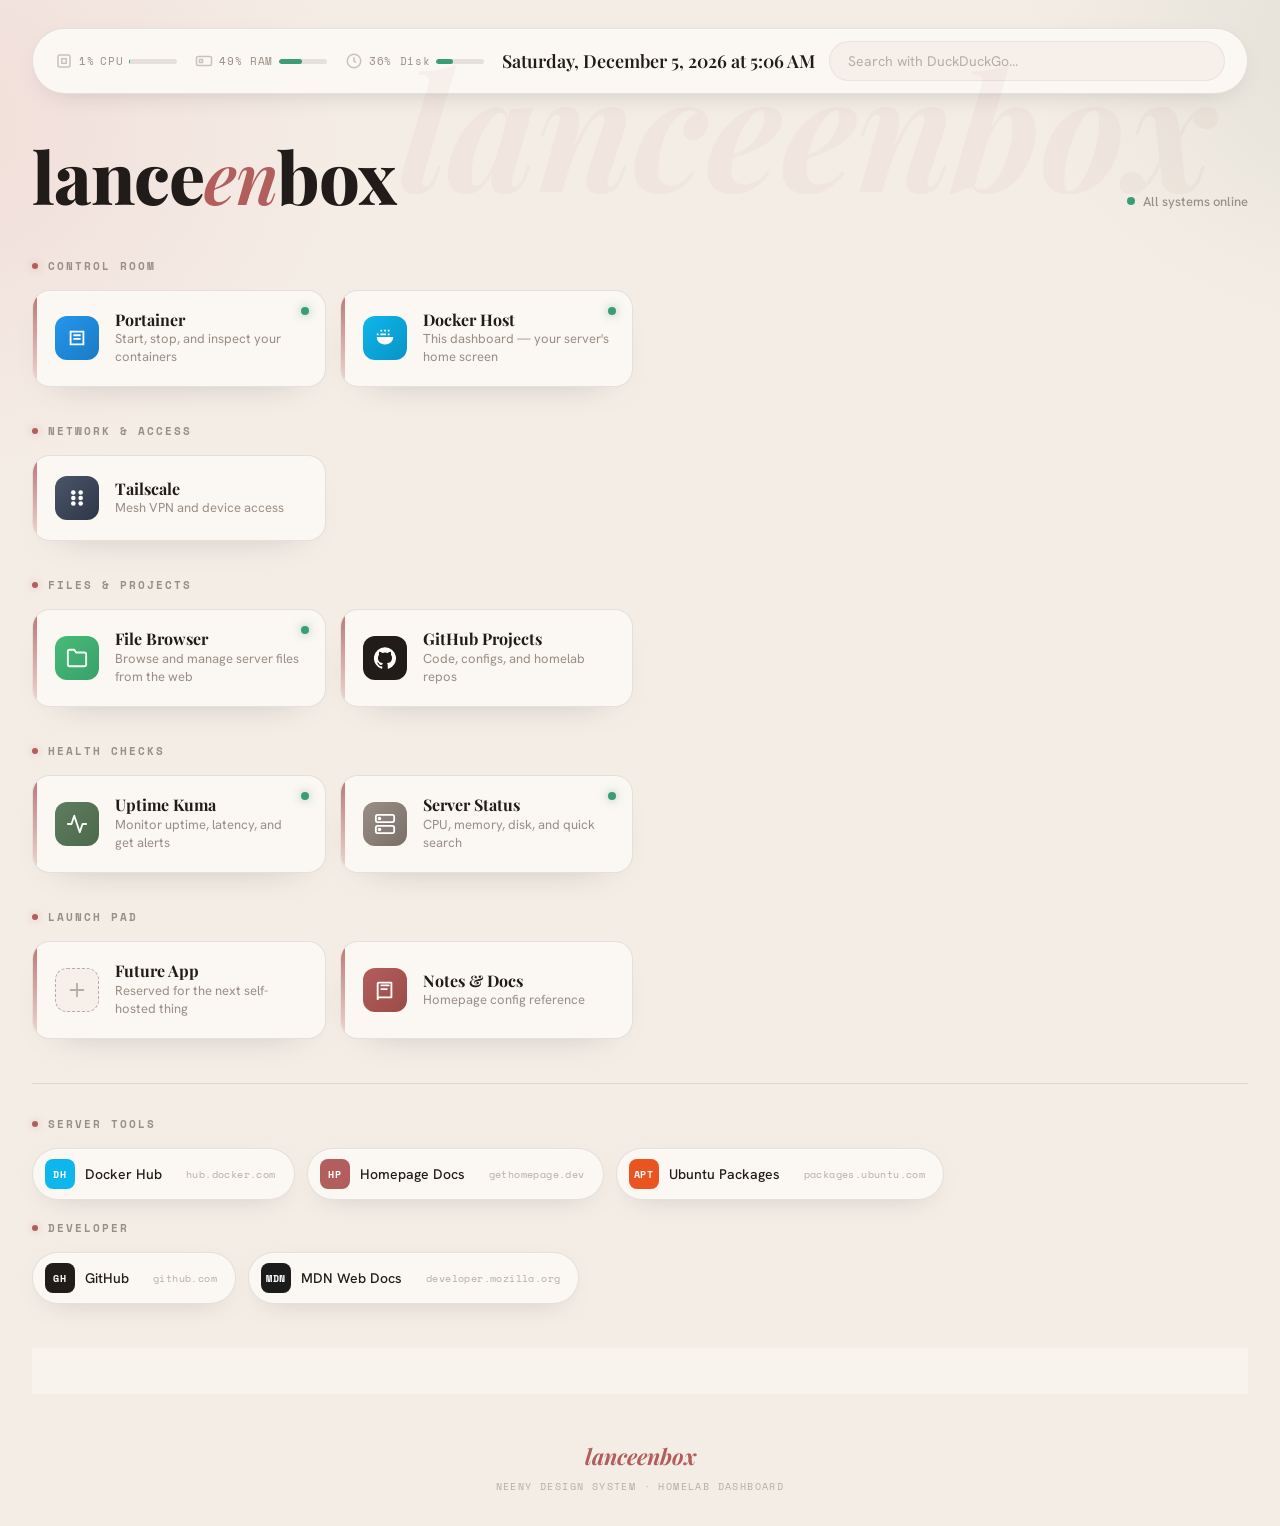
<file: dashboard/index.html>
<!DOCTYPE html>
<html lang="en">
<head>
<meta charset="UTF-8">
<meta name="viewport" content="width=device-width, initial-scale=1.0">
<title>lanceenbox</title>
<link rel="preconnect" href="https://fonts.googleapis.com">
<link rel="preconnect" href="https://fonts.gstatic.com" crossorigin>
<link href="https://fonts.googleapis.com/css2?family=Playfair+Display:ital,wght@0,500;0,600;0,700;0,800;0,900;1,400;1,500;1,600;1,700&family=Hanken+Grotesk:wght@400;500;600;700&family=Space+Mono:wght@400;700&display=swap" rel="stylesheet">
<style>
:root{
  --bg:#f4ede6;--paper:#fbf7f2;--paper2:#f7f0ea;
  --ink:#211c19;--muted:#9a8f86;--muted2:#b7ada4;
  --line:rgba(33,28,25,0.10);--line2:rgba(33,28,25,0.06);
  --rose:#b15e5c;--rose-deep:#9c4b49;--rose-soft:#ecd2cd;--pink-tint:#f3dcd8;
  --green:#5f7d5e;--green-pop:#3a9e74;--green-soft:#dbe6da;
  --serif:'Playfair Display',Georgia,serif;
  --sans:'Hanken Grotesk',-apple-system,system-ui,sans-serif;
  --mono:'Space Mono',ui-monospace,monospace;
  --e1:0 8px 30px -18px rgba(33,28,25,.35),0 1px 0 rgba(255,255,255,.6) inset;
  --e2:0 14px 40px -30px rgba(33,28,25,.4);
  --e3:0 26px 50px -20px rgba(33,28,25,.4);
  --host:http://100.91.218.22;
}
*{box-sizing:border-box;margin:0;padding:0}
html{scroll-behavior:smooth}
body{font-family:var(--sans);color:var(--ink);min-height:100vh;
  background:
    radial-gradient(760px 620px at -6% 14%,rgba(231,154,160,.20),transparent 58%),
    radial-gradient(640px 520px at 108% 4%,rgba(95,125,94,.12),transparent 56%),
    var(--bg);
  background-attachment:fixed;-webkit-font-smoothing:antialiased;
  position:relative}

/* watermark */
body::after{content:"lanceenbox";position:fixed;right:clamp(18px,5vw,72px);top:clamp(18px,5vw,54px);
  z-index:0;color:rgba(177,94,92,0.05);font-family:var(--serif);
  font-size:clamp(3.2rem,13vw,10rem);font-style:italic;font-weight:700;
  line-height:0.9;pointer-events:none;white-space:nowrap}

/* scrollbar */
::-webkit-scrollbar{width:10px}
::-webkit-scrollbar-track{background:var(--bg)}
::-webkit-scrollbar-thumb{background:linear-gradient(var(--rose-soft),var(--green-soft));border:3px solid var(--bg);border-radius:999px}
::selection{background:var(--rose);color:#fff}

/* layout */
.wrap{max-width:1280px;margin:0 auto;padding:0 32px}

/* ─── top bar ─── */
.topbar{display:flex;align-items:center;gap:14px;flex-wrap:wrap;
  background:var(--paper);border:1px solid var(--line);border-radius:999px;
  padding:12px 22px;box-shadow:var(--e1);margin:28px 0 0}
.topbar__stats{display:flex;align-items:center;gap:18px}
.stat{display:flex;align-items:center;gap:6px;font-family:var(--mono);font-size:11px;letter-spacing:.06em;color:var(--muted)}
.stat__icon{width:18px;height:18px;opacity:.5}
.stat__bar{width:48px;height:5px;border-radius:3px;background:var(--line);overflow:hidden}
.stat__fill{height:100%;border-radius:3px;background:var(--green-pop);transition:width .6s}
.topbar__time{font-family:var(--serif);font-size:18px;font-weight:600;color:var(--ink);margin-left:4px}
.topbar__search{flex:1;min-width:160px;margin-left:auto}
.topbar__search input{width:100%;background:var(--paper2);border:1px solid var(--line2);border-radius:999px;
  padding:10px 18px;font-family:var(--sans);font-size:14px;color:var(--ink);outline:none;
  transition:border-color .18s,box-shadow .18s}
.topbar__search input:focus{border-color:var(--rose-soft);box-shadow:0 0 0 3px rgba(177,94,92,.1)}
.topbar__search input::placeholder{color:var(--muted2)}

/* ─── hero ─── */
.hero{padding:48px 0 12px;display:flex;align-items:baseline;gap:14px;flex-wrap:wrap}
.hero h1{font-family:var(--serif);font-weight:800;font-size:clamp(42px,5.6vw,72px);
  line-height:.94;letter-spacing:-.015em}
.hero h1 em{font-style:italic;font-weight:600;color:var(--rose)}
.hero__sub{font-size:16px;color:var(--muted);max-width:40ch}
.hero__status{display:inline-flex;align-items:center;gap:8px;font-size:13px;color:var(--muted);font-weight:500;margin-left:auto}
.gdot{width:8px;height:8px;border-radius:50%;background:var(--green-pop);animation:pulse 2.4s infinite;flex-shrink:0}
@keyframes pulse{0%{box-shadow:0 0 0 0 rgba(58,158,116,.45)}70%{box-shadow:0 0 0 7px rgba(58,158,116,0)}100%{box-shadow:0 0 0 0 rgba(58,158,116,0)}}

/* ─── section ─── */
.section{margin-top:36px}
.section__head{display:flex;align-items:center;gap:10px;margin-bottom:16px}
.section__dot{width:6px;height:6px;border-radius:50%;background:var(--rose);box-shadow:0 0 8px rgba(177,94,92,.4);flex-shrink:0}
.section__title{font-family:var(--mono);font-size:11px;font-weight:700;letter-spacing:.18em;text-transform:uppercase;color:var(--muted)}

/* ─── service cards ─── */
.cards{display:grid;grid-template-columns:repeat(auto-fill,minmax(280px,1fr));gap:14px}
.card{position:relative;display:flex;align-items:center;gap:16px;
  background:var(--paper);border:1px solid var(--line);border-radius:18px;
  padding:20px 22px;text-decoration:none;color:var(--ink);
  box-shadow:var(--e2);overflow:hidden;isolation:isolate;
  transition:transform .22s cubic-bezier(.2,.7,.3,1),border-color .18s,box-shadow .22s,background .18s}
.card::before{content:"";position:absolute;top:0;left:0;bottom:0;width:4px;
  background:linear-gradient(180deg,var(--rose),var(--rose-soft));opacity:.85;z-index:0;border-radius:18px 0 0 18px}
.card::after{content:"open →";position:absolute;right:14px;bottom:12px;
  color:#fff;background:var(--rose);border-radius:999px;padding:3px 12px;
  font-family:var(--mono);font-size:9px;font-weight:700;letter-spacing:.12em;text-transform:uppercase;
  opacity:0;transform:translateY(5px);transition:opacity .18s,transform .18s;
  box-shadow:0 6px 16px -8px var(--rose)}
.card:hover{background:var(--paper2);border-color:var(--rose-soft);
  box-shadow:0 0 0 1px rgba(177,94,92,.08),0 24px 50px -28px rgba(33,28,25,.42);transform:translateY(-3px)}
.card:hover::after{opacity:1;transform:translateY(0)}
.card__icon{width:44px;height:44px;border-radius:12px;display:flex;align-items:center;justify-content:center;
  font-size:20px;flex-shrink:0;color:#fff}
.card__icon svg{width:22px;height:22px}
.card__info{display:flex;flex-direction:column;gap:2px;min-width:0}
.card__name{font-family:var(--serif);font-size:16px;font-weight:700;line-height:1.1}
.card__desc{font-size:13px;color:var(--muted);line-height:1.4}
.card__status{position:absolute;top:16px;right:16px;width:8px;height:8px;border-radius:50%}
.card__status.up{background:var(--green-pop);box-shadow:0 0 8px rgba(58,158,116,.5)}
.card__status.down{background:var(--rose);box-shadow:0 0 8px rgba(177,94,92,.5)}
.card__status.ext{display:none}

/* icon colors */
.ic-portainer{background:linear-gradient(135deg,#2496ed,#1a7bc4)}
.ic-docker{background:linear-gradient(135deg,#0db7ed,#0993c4)}
.ic-tailscale{background:linear-gradient(135deg,#4a5568,#2d3748)}
.ic-filebrowser{background:linear-gradient(135deg,#48bb78,#38a169)}
.ic-github{background:#211c19}
.ic-uptime{background:linear-gradient(135deg,var(--green),#4c6a4b)}
.ic-server{background:linear-gradient(135deg,#9a8f86,#7a6f66)}
.ic-future{background:var(--paper2);color:var(--muted2) !important;border:1.5px dashed var(--muted2)}
.ic-docs{background:linear-gradient(135deg,var(--rose),var(--rose-deep))}

/* ─── bookmarks ─── */
.bookmarks{margin-top:44px;padding-top:32px;border-top:1px solid var(--line)}
.bm-row{display:flex;gap:12px;flex-wrap:wrap;margin-bottom:20px}
.bm{display:inline-flex;align-items:center;gap:10px;
  background:var(--paper);border:1px solid var(--line);border-radius:999px;
  padding:10px 18px 10px 12px;text-decoration:none;color:var(--ink);
  font-size:14px;font-weight:500;box-shadow:var(--e1);
  transition:transform .18s,border-color .18s,box-shadow .22s}
.bm:hover{border-color:var(--rose-soft);transform:translateY(-2px);
  box-shadow:0 0 0 1px rgba(177,94,92,.06),0 20px 44px -30px rgba(33,28,25,.38)}
.bm__abbr{width:30px;height:30px;border-radius:8px;display:flex;align-items:center;justify-content:center;
  font-family:var(--mono);font-size:10px;font-weight:700;letter-spacing:.06em;color:#fff;flex-shrink:0}
.bm__url{font-family:var(--mono);font-size:10px;color:var(--muted2);letter-spacing:.04em;margin-left:auto;padding-left:14px}

/* ─── footer ─── */
.footer{padding:48px 0 32px;text-align:center}
.footer__brand{font-family:var(--serif);font-style:italic;font-weight:700;font-size:22px;color:var(--rose)}
.footer__note{font-family:var(--mono);font-size:10px;letter-spacing:.14em;color:var(--muted2);margin-top:8px;text-transform:uppercase}

/* ─── marquee ─── */
.marquee{margin-top:44px;border-top:1px solid var(--line);background:rgba(251,247,242,.55);
  backdrop-filter:blur(4px);overflow:hidden;padding:14px 0;
  -webkit-mask-image:linear-gradient(90deg,transparent,#000 7%,#000 93%,transparent);
          mask-image:linear-gradient(90deg,transparent,#000 7%,#000 93%,transparent)}
.mq-track{display:flex;align-items:center;gap:26px;white-space:nowrap;width:max-content;animation:scroll 38s linear infinite}
.mq-word{font-family:var(--mono);font-size:11px;letter-spacing:.18em;color:var(--muted)}
.mq-dot{font-size:6px;color:var(--rose-soft)}
.mq-dot.g{color:var(--green-pop)}
@keyframes scroll{to{transform:translateX(calc(-100% / 3))}}

/* responsive */
@media(max-width:720px){
  .wrap{padding:0 16px}
  .hero h1{font-size:36px}
  .cards{grid-template-columns:1fr}
  .card::after{opacity:1;transform:none}
  .topbar{border-radius:18px;padding:14px 16px}
}
</style>
</head>
<body>

<div class="wrap">
  <!-- top bar -->
  <div class="topbar">
    <div class="topbar__stats">
      <div class="stat">
        <svg class="stat__icon" viewBox="0 0 24 24" fill="none" stroke="currentColor" stroke-width="2"><rect x="4" y="4" width="16" height="16" rx="2"/><path d="M9 9h6v6H9z"/></svg>
        <span id="cpu">—</span> CPU
        <div class="stat__bar"><div class="stat__fill" id="cpuBar" style="width:0%"></div></div>
      </div>
      <div class="stat">
        <svg class="stat__icon" viewBox="0 0 24 24" fill="none" stroke="currentColor" stroke-width="2"><rect x="2" y="6" width="20" height="12" rx="2"/><path d="M6 10h4v4H6z"/></svg>
        <span id="ram">—</span>
        <div class="stat__bar"><div class="stat__fill" id="ramBar" style="width:0%"></div></div>
      </div>
      <div class="stat">
        <svg class="stat__icon" viewBox="0 0 24 24" fill="none" stroke="currentColor" stroke-width="2"><circle cx="12" cy="12" r="9"/><path d="M12 7v5l3 2"/></svg>
        <span id="disk">—</span>
        <div class="stat__bar"><div class="stat__fill" id="diskBar" style="width:0%"></div></div>
      </div>
    </div>
    <div class="topbar__time" id="clock"></div>
    <div class="topbar__search">
      <input type="search" placeholder="Search with DuckDuckGo…" id="searchInput">
    </div>
  </div>

  <!-- hero -->
  <div class="hero">
    <h1>lance<em>en</em>box</h1>
    <span class="hero__status"><span class="gdot"></span>All systems online</span>
  </div>

  <!-- Control Room -->
  <div class="section">
    <div class="section__head"><span class="section__dot"></span><span class="section__title">Control Room</span></div>
    <div class="cards">
      <a class="card" href="http://100.91.218.22:9000" target="_blank">
        <div class="card__icon ic-portainer"><svg viewBox="0 0 24 24" fill="currentColor"><path d="M4 4h16v16H4V4zm2 2v12h12V6H6zm2 2h8v2H8V8zm0 4h8v2H8v-2z"/></svg></div>
        <div class="card__info"><div class="card__name">Portainer</div><div class="card__desc">Start, stop, and inspect your containers</div></div>
        <span class="card__status up" id="s-portainer"></span>
      </a>
      <a class="card" href="http://100.91.218.22:3000" target="_blank">
        <div class="card__icon ic-docker"><svg viewBox="0 0 24 24" fill="currentColor"><path d="M13 3v2h-2V3h2zm-4 0v2H7V3h2zm8 0v2h-2V3h2zm-4 4v2H7V7h6zm-8 0v2H3V7h2zm12 0v2h-2V7h2zm2 4H3c0 4 3 8 9 8s9-4 9-8z"/></svg></div>
        <div class="card__info"><div class="card__name">Docker Host</div><div class="card__desc">This dashboard — your server's home screen</div></div>
        <span class="card__status up"></span>
      </a>
    </div>
  </div>

  <!-- Network -->
  <div class="section">
    <div class="section__head"><span class="section__dot"></span><span class="section__title">Network & Access</span></div>
    <div class="cards">
      <a class="card" href="https://login.tailscale.com/admin/machines" target="_blank">
        <div class="card__icon ic-tailscale"><svg viewBox="0 0 24 24" fill="currentColor"><circle cx="8" cy="6" r="2.5"/><circle cx="16" cy="6" r="2.5"/><circle cx="8" cy="12" r="2.5"/><circle cx="16" cy="12" r="2.5"/><circle cx="8" cy="18" r="2.5"/><circle cx="16" cy="18" r="2.5"/></svg></div>
        <div class="card__info"><div class="card__name">Tailscale</div><div class="card__desc">Mesh VPN and device access</div></div>
        <span class="card__status ext"></span>
      </a>
    </div>
  </div>

  <!-- Files -->
  <div class="section">
    <div class="section__head"><span class="section__dot"></span><span class="section__title">Files & Projects</span></div>
    <div class="cards">
      <a class="card" href="http://100.91.218.22:8080" target="_blank">
        <div class="card__icon ic-filebrowser"><svg viewBox="0 0 24 24" fill="none" stroke="currentColor" stroke-width="2" stroke-linecap="round" stroke-linejoin="round"><path d="M22 19a2 2 0 0 1-2 2H4a2 2 0 0 1-2-2V5a2 2 0 0 1 2-2h5l2 3h9a2 2 0 0 1 2 2z"/></svg></div>
        <div class="card__info"><div class="card__name">File Browser</div><div class="card__desc">Browse and manage server files from the web</div></div>
        <span class="card__status up" id="s-filebrowser"></span>
      </a>
      <a class="card" href="https://github.com/Shaneeen" target="_blank">
        <div class="card__icon ic-github"><svg viewBox="0 0 24 24" fill="currentColor"><path d="M12 .3a12 12 0 0 0-3.8 23.4c.6.1.82-.26.82-.58l-.01-2.04c-3.34.72-4.04-1.61-4.04-1.61-.55-1.39-1.34-1.76-1.34-1.76-1.08-.74.09-.73.09-.73 1.2.09 1.83 1.24 1.83 1.24 1.07 1.83 2.81 1.3 3.5 1 .1-.78.42-1.3.76-1.6-2.67-.3-5.47-1.33-5.47-5.93 0-1.31.47-2.38 1.24-3.22-.13-.3-.54-1.52.11-3.18 0 0 1.01-.32 3.3 1.23a11.5 11.5 0 0 1 6.01 0c2.29-1.55 3.3-1.23 3.3-1.23.65 1.66.24 2.88.12 3.18.77.84 1.23 1.91 1.23 3.22 0 4.61-2.8 5.63-5.48 5.92.43.37.81 1.1.81 2.22l-.01 3.29c0 .32.21.69.82.57A12 12 0 0 0 12 .3Z"/></svg></div>
        <div class="card__info"><div class="card__name">GitHub Projects</div><div class="card__desc">Code, configs, and homelab repos</div></div>
        <span class="card__status ext"></span>
      </a>
    </div>
  </div>

  <!-- Health -->
  <div class="section">
    <div class="section__head"><span class="section__dot"></span><span class="section__title">Health Checks</span></div>
    <div class="cards">
      <a class="card" href="http://100.91.218.22:3001" target="_blank">
        <div class="card__icon ic-uptime"><svg viewBox="0 0 24 24" fill="none" stroke="currentColor" stroke-width="2" stroke-linecap="round" stroke-linejoin="round"><path d="M22 12h-4l-3 9L9 3l-3 9H2"/></svg></div>
        <div class="card__info"><div class="card__name">Uptime Kuma</div><div class="card__desc">Monitor uptime, latency, and get alerts</div></div>
        <span class="card__status up" id="s-uptime"></span>
      </a>
      <a class="card" href="http://100.91.218.22:3000" target="_blank">
        <div class="card__icon ic-server"><svg viewBox="0 0 24 24" fill="none" stroke="currentColor" stroke-width="2" stroke-linecap="round" stroke-linejoin="round"><rect x="2" y="2" width="20" height="8" rx="2"/><rect x="2" y="14" width="20" height="8" rx="2"/><circle cx="6" cy="6" r="1"/><circle cx="6" cy="18" r="1"/></svg></div>
        <div class="card__info"><div class="card__name">Server Status</div><div class="card__desc">CPU, memory, disk, and quick search</div></div>
        <span class="card__status up"></span>
      </a>
    </div>
  </div>

  <!-- Launch Pad -->
  <div class="section">
    <div class="section__head"><span class="section__dot"></span><span class="section__title">Launch Pad</span></div>
    <div class="cards">
      <a class="card" href="#" onclick="event.preventDefault()">
        <div class="card__icon ic-future"><svg viewBox="0 0 24 24" fill="none" stroke="currentColor" stroke-width="2" stroke-linecap="round"><path d="M12 5v14M5 12h14"/></svg></div>
        <div class="card__info"><div class="card__name">Future App</div><div class="card__desc">Reserved for the next self-hosted thing</div></div>
      </a>
      <a class="card" href="https://gethomepage.dev" target="_blank">
        <div class="card__icon ic-docs"><svg viewBox="0 0 24 24" fill="none" stroke="currentColor" stroke-width="2" stroke-linecap="round" stroke-linejoin="round"><path d="M4 19.5V5a1 1 0 0 1 1-1h14v16H6a2 2 0 0 0-2 2z"/><path d="M8 7h8M8 11h6"/></svg></div>
        <div class="card__info"><div class="card__name">Notes & Docs</div><div class="card__desc">Homepage config reference</div></div>
        <span class="card__status ext"></span>
      </a>
    </div>
  </div>

  <!-- Bookmarks -->
  <div class="bookmarks">
    <div class="section__head"><span class="section__dot"></span><span class="section__title">Server Tools</span></div>
    <div class="bm-row">
      <a class="bm" href="https://hub.docker.com" target="_blank"><span class="bm__abbr" style="background:#0db7ed">DH</span>Docker Hub<span class="bm__url">hub.docker.com</span></a>
      <a class="bm" href="https://gethomepage.dev" target="_blank"><span class="bm__abbr" style="background:var(--rose)">HP</span>Homepage Docs<span class="bm__url">gethomepage.dev</span></a>
      <a class="bm" href="https://packages.ubuntu.com" target="_blank"><span class="bm__abbr" style="background:#e95420">APT</span>Ubuntu Packages<span class="bm__url">packages.ubuntu.com</span></a>
    </div>
    <div class="section__head"><span class="section__dot"></span><span class="section__title">Developer</span></div>
    <div class="bm-row">
      <a class="bm" href="https://github.com/Shaneeen" target="_blank"><span class="bm__abbr" style="background:#211c19">GH</span>GitHub<span class="bm__url">github.com</span></a>
      <a class="bm" href="https://developer.mozilla.org" target="_blank"><span class="bm__abbr" style="background:#1b1b1b">MDN</span>MDN Web Docs<span class="bm__url">developer.mozilla.org</span></a>
    </div>
  </div>

  <!-- Marquee -->
  <div class="marquee"><div class="mq-track" id="mqTrack"></div></div>

  <!-- Footer -->
  <div class="footer">
    <div class="footer__brand">lanceenbox</div>
    <div class="footer__note">Neeny Design System · Homelab Dashboard</div>
  </div>
</div>

<script>
// clock
function tick(){
  const d=new Date();
  document.getElementById('clock').textContent=d.toLocaleDateString('en-US',{weekday:'long',year:'numeric',month:'long',day:'numeric'})+' at '+d.toLocaleTimeString('en-US',{hour:'numeric',minute:'2-digit'});
}
tick();setInterval(tick,10000);

// search
document.getElementById('searchInput').addEventListener('keydown',function(e){
  if(e.key==='Enter'&&this.value.trim())window.open('https://duckduckgo.com/?q='+encodeURIComponent(this.value.trim()),'_blank');
});

// marquee
(function(){
  const words=['AUTOMATION','CLEAN INTERFACES','SCALABLE SYSTEMS','HOMELAB BUILDER','SOFTWARE + DESIGN','INTENTIONAL UX','REAL SYSTEMS','DOCKER + TAILSCALE'];
  const seq=words.concat(words).concat(words);
  document.getElementById('mqTrack').innerHTML=seq.map((w,i)=>
    '<span class="mq-word">'+w+'</span><span class="mq-dot '+(i%4===2?'g':'')+'">·</span>').join('');
})();

// health checks — ping services and update dots
const checks=[
  {id:'s-portainer',url:'//:9000'},
  {id:'s-filebrowser',url:'//:8080'},
  {id:'s-uptime',url:'//:3001'},
];
const HOST='100.91.218.22';
function pingAll(){
  checks.forEach(c=>{
    const el=document.getElementById(c.id);if(!el)return;
    const img=new Image();
    img.onload=img.onerror=function(){
      // if we get any response, it's up (favicon/error page still means port is open)
      el.className='card__status up';
    };
    img.src='http://'+HOST+c.url.replace('//','')+ '/favicon.ico?t='+Date.now();
    setTimeout(()=>{if(el.className.indexOf('up')===-1)el.className='card__status down'},4000);
  });
}
pingAll();setInterval(pingAll,30000);

// fake stats (replace with real API if you add a stats endpoint)
function fakeStats(){
  const cpu=Math.floor(Math.random()*8+1);
  const ram=Math.floor(Math.random()*20+40);
  const disk=Math.floor(Math.random()*10+35);
  document.getElementById('cpu').textContent=cpu+'%';
  document.getElementById('cpuBar').style.width=cpu+'%';
  document.getElementById('ram').textContent=ram+'% RAM';
  document.getElementById('ramBar').style.width=ram+'%';
  document.getElementById('disk').textContent=disk+'% Disk';
  document.getElementById('diskBar').style.width=disk+'%';
}
fakeStats();setInterval(fakeStats,15000);
</script>
</body>
</html>
</file>
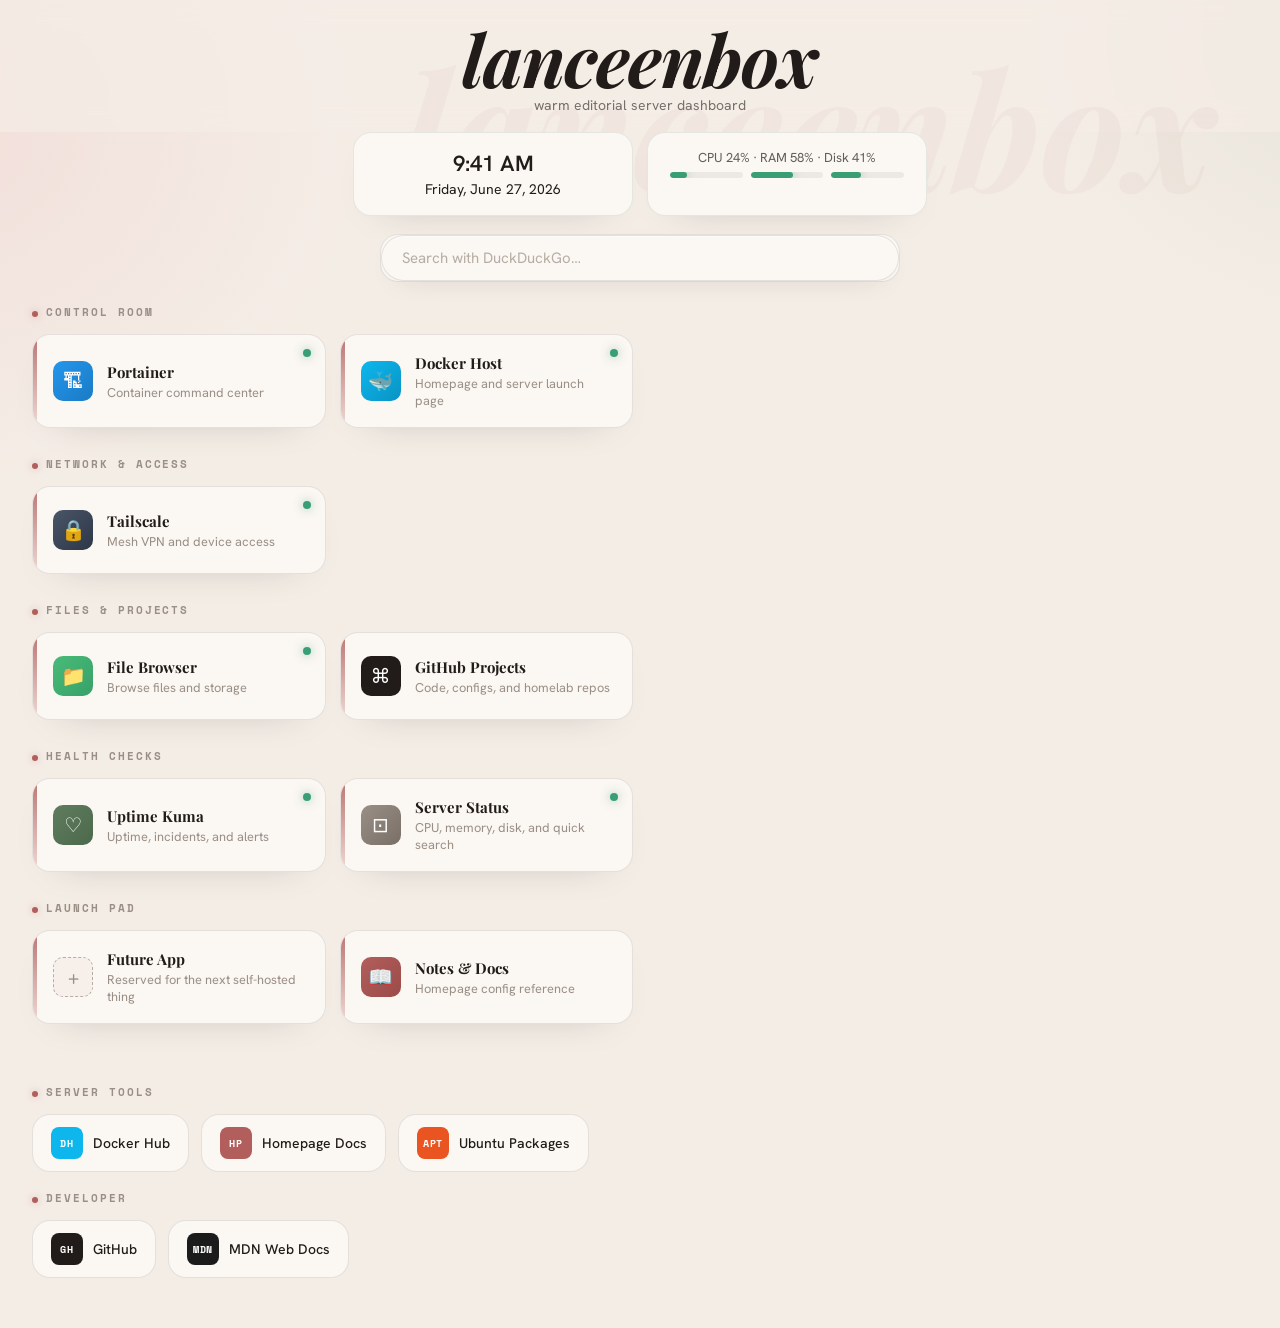
<file: preview.html>
<!DOCTYPE html>
<html lang="en">
<head>
<meta charset="UTF-8">
<meta name="viewport" content="width=device-width, initial-scale=1.0">
<title>lanceenbox — preview</title>
<style>
/* reset + homepage structural mimicry */
*{box-sizing:border-box;margin:0;padding:0}
html,body,#__next{min-height:100%}

/* header */
header{padding:24px 32px 18px;text-align:center}
header h1{margin-bottom:4px}
header p.desc{font-size:14px;opacity:.6;margin-top:4px}

/* widgets row */
#information-widgets{display:flex;gap:14px;justify-content:center;padding:0 32px 18px;flex-wrap:wrap}
#information-widgets > div{padding:16px 22px;min-width:180px;flex:1;max-width:280px;text-align:center}
#information-widgets span{font-size:14px}

/* search */
#search{padding:0 32px 22px;display:flex;justify-content:center}
#search > div{width:100%;max-width:520px}
input[type="search"]{width:100%;padding:12px 20px;font-size:15px;border:none;outline:none}

/* services */
#services{padding:0 32px 32px}
.service-group{margin-bottom:28px}
.service-group h2{margin-bottom:14px}
.service-row{display:grid;grid-template-columns:repeat(auto-fill,minmax(260px,1fr));gap:14px}
#services a{display:flex;align-items:center;gap:14px;padding:18px 20px;text-decoration:none;position:relative}
#services a .icon{width:40px;height:40px;border-radius:10px;display:flex;align-items:center;justify-content:center;font-size:20px;flex-shrink:0}
#services a .icon.portainer{background:linear-gradient(135deg,#2496ed,#1a7bc4);color:#fff}
#services a .icon.docker{background:linear-gradient(135deg,#0db7ed,#0993c4);color:#fff}
#services a .icon.tailscale{background:linear-gradient(135deg,#4a5568,#2d3748);color:#fff}
#services a .icon.filebrowser{background:linear-gradient(135deg,#48bb78,#38a169);color:#fff}
#services a .icon.github{background:#211c19;color:#fff}
#services a .icon.uptime{background:linear-gradient(135deg,#5f7d5e,#4c6a4b);color:#fff}
#services a .icon.server{background:linear-gradient(135deg,#9a8f86,#7a6f66);color:#fff}
#services a .icon.future{background:var(--nf-paper-2,#f7f0ea);color:var(--nf-muted,#9a8f86);border:1.5px dashed var(--nf-muted-2,#b7ada4)}
#services a .icon.docs{background:linear-gradient(135deg,#b15e5c,#9c4b49);color:#fff}
#services a .info{display:flex;flex-direction:column;gap:2px}
#services a h3,#services a [class*="name"]{font-size:15px;font-weight:600;margin:0}
#services a p{font-size:13px;margin:0}
.status-dot{width:8px;height:8px;border-radius:50%;position:absolute;top:14px;right:14px}

/* bookmarks */
#bookmarks{padding:0 32px 32px}
#bookmarks h2{margin-bottom:14px}
.bookmark-row{display:flex;gap:12px;flex-wrap:wrap;margin-bottom:18px}
#bookmarks li{list-style:none}
#bookmarks li a{display:inline-flex;align-items:center;gap:10px;padding:12px 18px;text-decoration:none;font-size:14px;font-weight:500}
#bookmarks li a .abbr{width:32px;height:32px;border-radius:8px;display:flex;align-items:center;justify-content:center;font-size:11px;font-weight:700;letter-spacing:.06em;flex-shrink:0}
.abbr.dh{background:#0db7ed;color:#fff}.abbr.hp{background:#b15e5c;color:#fff}
.abbr.apt{background:#e95420;color:#fff}.abbr.gh{background:#211c19;color:#fff}
.abbr.mdn{background:#1b1b1b;color:#fff}
</style>
<link rel="stylesheet" href="config/custom.css">
</head>
<body>

<header>
  <h1 id="site-title">lanceenbox</h1>
  <p class="desc">warm editorial server dashboard</p>
</header>

<div id="information-widgets">
  <div><span style="font-size:22px;font-weight:600;display:block">9:41 AM</span><span>Friday, June 27, 2026</span></div>
  <div><span style="font-size:13px;opacity:.7;display:block;margin-bottom:6px">CPU 24% · RAM 58% · Disk 41%</span>
    <div style="display:flex;gap:8px;justify-content:center">
      <div style="flex:1;height:6px;border-radius:3px;background:rgba(0,0,0,.06);overflow:hidden"><div style="width:24%;height:100%;border-radius:3px" class="bg-green"></div></div>
      <div style="flex:1;height:6px;border-radius:3px;background:rgba(0,0,0,.06);overflow:hidden"><div style="width:58%;height:100%;border-radius:3px" class="bg-green"></div></div>
      <div style="flex:1;height:6px;border-radius:3px;background:rgba(0,0,0,.06);overflow:hidden"><div style="width:41%;height:100%;border-radius:3px" class="bg-green"></div></div>
    </div>
  </div>
</div>

<div id="search"><div><input type="search" placeholder="Search with DuckDuckGo…"></div></div>

<div id="services">
  <div class="service-group">
    <h2>Control Room</h2>
    <div class="service-row">
      <a href="#">
        <div class="icon portainer">🏗</div>
        <div class="info"><h3>Portainer</h3><p>Container command center</p></div>
        <span class="status-dot bg-green"></span>
      </a>
      <a href="#">
        <div class="icon docker">🐳</div>
        <div class="info"><h3>Docker Host</h3><p>Homepage and server launch page</p></div>
        <span class="status-dot bg-green"></span>
      </a>
    </div>
  </div>

  <div class="service-group">
    <h2>Network & Access</h2>
    <div class="service-row">
      <a href="#">
        <div class="icon tailscale">🔒</div>
        <div class="info"><h3>Tailscale</h3><p>Mesh VPN and device access</p></div>
        <span class="status-dot bg-green"></span>
      </a>
    </div>
  </div>

  <div class="service-group">
    <h2>Files & Projects</h2>
    <div class="service-row">
      <a href="#">
        <div class="icon filebrowser">📁</div>
        <div class="info"><h3>File Browser</h3><p>Browse files and storage</p></div>
        <span class="status-dot bg-green"></span>
      </a>
      <a href="https://github.com/Shaneeen">
        <div class="icon github">⌘</div>
        <div class="info"><h3>GitHub Projects</h3><p>Code, configs, and homelab repos</p></div>
      </a>
    </div>
  </div>

  <div class="service-group">
    <h2>Health Checks</h2>
    <div class="service-row">
      <a href="#">
        <div class="icon uptime">♡</div>
        <div class="info"><h3>Uptime Kuma</h3><p>Uptime, incidents, and alerts</p></div>
        <span class="status-dot bg-green"></span>
      </a>
      <a href="#">
        <div class="icon server">⊡</div>
        <div class="info"><h3>Server Status</h3><p>CPU, memory, disk, and quick search</p></div>
        <span class="status-dot bg-green"></span>
      </a>
    </div>
  </div>

  <div class="service-group">
    <h2>Launch Pad</h2>
    <div class="service-row">
      <a href="#">
        <div class="icon future">+</div>
        <div class="info"><h3>Future App</h3><p>Reserved for the next self-hosted thing</p></div>
      </a>
      <a href="https://gethomepage.dev">
        <div class="icon docs">📖</div>
        <div class="info"><h3>Notes & Docs</h3><p>Homepage config reference</p></div>
      </a>
    </div>
  </div>
</div>

<div id="bookmarks">
  <h2>Server Tools</h2>
  <div class="bookmark-row">
    <li><a href="https://hub.docker.com"><span class="abbr dh">DH</span>Docker Hub</a></li>
    <li><a href="https://gethomepage.dev"><span class="abbr hp">HP</span>Homepage Docs</a></li>
    <li><a href="https://packages.ubuntu.com"><span class="abbr apt">APT</span>Ubuntu Packages</a></li>
  </div>
  <h2>Developer</h2>
  <div class="bookmark-row">
    <li><a href="https://github.com/Shaneeen"><span class="abbr gh">GH</span>GitHub</a></li>
    <li><a href="https://developer.mozilla.org"><span class="abbr mdn">MDN</span>MDN Web Docs</a></li>
  </div>
</div>

</body>
</html>
</file>
<file: config/custom.css>
/* lanceenbox — neeny design system edition */

@import url('https://fonts.googleapis.com/css2?family=Playfair+Display:ital,wght@0,500;0,600;0,700;0,800;0,900;1,400;1,500;1,600;1,700&family=Hanken+Grotesk:wght@400;500;600;700&family=Space+Mono:wght@400;700&display=swap');

:root {
  --nf-bg: #f4ede6;
  --nf-paper: #fbf7f2;
  --nf-paper-2: #f7f0ea;
  --nf-ink: #211c19;
  --nf-muted: #9a8f86;
  --nf-muted-2: #b7ada4;
  --nf-line: rgba(33, 28, 25, 0.10);
  --nf-line-2: rgba(33, 28, 25, 0.06);
  --nf-rose: #b15e5c;
  --nf-rose-deep: #9c4b49;
  --nf-rose-soft: #ecd2cd;
  --nf-pink-tint: #f3dcd8;
  --nf-green: #5f7d5e;
  --nf-green-pop: #3a9e74;
  --nf-green-soft: #dbe6da;
  --nf-serif: 'Playfair Display', Georgia, serif;
  --nf-sans: 'Hanken Grotesk', -apple-system, system-ui, sans-serif;
  --nf-mono: 'Space Mono', ui-monospace, monospace;
}

/* ─── base ─── */
html, body, #__next {
  min-height: 100% !important;
}

body {
  font-family: var(--nf-sans) !important;
  color: var(--nf-ink) !important;
  background:
    radial-gradient(760px 620px at -6% 14%, rgba(231, 154, 160, .18), transparent 58%),
    radial-gradient(640px 520px at 108% 4%, rgba(95, 125, 94, .10), transparent 56%),
    var(--nf-bg) !important;
  background-attachment: fixed !important;
  -webkit-font-smoothing: antialiased !important;
}

/* ─── watermark ─── */
body::after {
  content: "lanceenbox";
  position: fixed;
  right: clamp(18px, 5vw, 72px);
  top: clamp(18px, 5vw, 54px);
  z-index: 0;
  color: rgba(177, 94, 92, 0.05);
  font-family: var(--nf-serif);
  font-size: clamp(3.2rem, 13vw, 10rem);
  font-style: italic;
  font-weight: 700;
  line-height: 0.9;
  pointer-events: none;
  white-space: nowrap;
}

body > div, #__next, main {
  position: relative;
  z-index: 1;
}

/* ─── scrollbar ─── */
::-webkit-scrollbar { width: 10px; }
::-webkit-scrollbar-track { background: var(--nf-bg); }
::-webkit-scrollbar-thumb {
  background: linear-gradient(var(--nf-rose-soft), var(--nf-green-soft));
  border: 3px solid var(--nf-bg);
  border-radius: 999px;
}
::selection { background: var(--nf-rose); color: #fff; }

/* ─── site title ─── */
#site-title,
[class*="site-title"],
header h1,
[class*="Header"] h1 {
  color: var(--nf-ink) !important;
  font-family: var(--nf-serif) !important;
  font-size: clamp(2rem, 6vw, 4.5rem) !important;
  font-style: italic !important;
  font-weight: 700 !important;
  letter-spacing: -0.015em !important;
  line-height: 0.95 !important;
}

/* ─── header bar ─── */
header,
[class*="header"],
[class*="Header"] {
  backdrop-filter: blur(14px) !important;
  background: rgba(244, 237, 230, 0.75) !important;
}

/* ─── all text everywhere ─── */
*, *::before, *::after {
  font-family: var(--nf-sans);
}

/* ─── section headings (service groups) ─── */
h2,
[class*="service-group"] h2,
[class*="Service"] h2,
div[class*="text-theme"] {
  color: var(--nf-muted) !important;
  font-family: var(--nf-mono) !important;
  font-size: 0.68rem !important;
  font-weight: 700 !important;
  letter-spacing: 0.18em !important;
  text-transform: uppercase !important;
  -webkit-text-fill-color: var(--nf-muted) !important;
}

h2::before,
[class*="service-group"] h2::before {
  content: "" !important;
  width: 6px !important;
  height: 6px !important;
  display: inline-block !important;
  background: var(--nf-rose) !important;
  border-radius: 50% !important;
  margin-right: 8px !important;
  vertical-align: middle !important;
  clip-path: none !important;
  filter: none !important;
  box-shadow: 0 0 8px rgba(177, 94, 92, 0.4) !important;
}

/* ─── ALL card surfaces ─── */
#information-widgets > *,
#search > *,
#bookmarks li a,
#services li a,
#services a,
[class*="Widget"],
[class*="widget"],
div[class*="rounded"],
div[class*="service"] > a,
div[class*="Service"] > a,
[class*="information"] > div {
  background: var(--nf-paper) !important;
  border: 1px solid var(--nf-line) !important;
  border-radius: 18px !important;
  box-shadow: 0 14px 40px -30px rgba(33, 28, 25, .35) !important;
  color: var(--nf-ink) !important;
}

/* ─── service cards ─── */
#services li a,
#services a,
div[class*="service"] > a,
div[class*="Service"] > a {
  position: relative !important;
  isolation: isolate !important;
  min-height: 88px !important;
  overflow: hidden !important;
  transition: transform .22s cubic-bezier(.2, .7, .3, 1),
              border-color .18s,
              box-shadow .22s,
              background .18s !important;
}

/* left accent bar */
#services li a::before,
#services a::before,
div[class*="service"] > a::before,
div[class*="Service"] > a::before {
  content: "" !important;
  position: absolute !important;
  top: 0 !important;
  left: 0 !important;
  bottom: 0 !important;
  width: 4px !important;
  background: linear-gradient(180deg, var(--nf-rose), var(--nf-rose-soft)) !important;
  opacity: 0.85 !important;
  z-index: 0 !important;
  border-radius: 18px 0 0 18px !important;
  clip-path: none !important;
  filter: none !important;
}

/* hover "open" pill */
#services li a::after,
#services a::after,
div[class*="service"] > a::after,
div[class*="Service"] > a::after {
  content: "open →" !important;
  position: absolute !important;
  right: 14px !important;
  bottom: 12px !important;
  color: #fff !important;
  background: var(--nf-rose) !important;
  border-radius: 999px !important;
  padding: 3px 12px !important;
  font-family: var(--nf-mono) !important;
  font-size: 0.55rem !important;
  font-weight: 700 !important;
  letter-spacing: 0.12em !important;
  text-transform: uppercase !important;
  opacity: 0 !important;
  transform: translateY(5px) !important;
  transition: opacity .18s, transform .18s !important;
  box-shadow: 0 6px 16px -8px var(--nf-rose) !important;
  clip-path: none !important;
  filter: none !important;
  width: auto !important;
  height: auto !important;
}

/* card hover */
#services li a:hover,
#services a:hover,
div[class*="service"] > a:hover,
div[class*="Service"] > a:hover {
  background: var(--nf-paper-2) !important;
  border-color: var(--nf-rose-soft) !important;
  box-shadow:
    0 0 0 1px rgba(177, 94, 92, 0.08),
    0 24px 50px -28px rgba(33, 28, 25, .42) !important;
  transform: translateY(-3px) !important;
}

#services li a:hover::after,
#services a:hover::after,
div[class*="service"] > a:hover::after,
div[class*="Service"] > a:hover::after {
  opacity: 1 !important;
  transform: translateY(0) !important;
}

/* ─── service title text — serif ─── */
#services h3,
#services [class*="service-name"],
#services span[class*="name"],
div[class*="service"] h3,
div[class*="Service"] h3,
div[class*="service"] [class*="Name"],
div[class*="Service"] [class*="Name"] {
  font-family: var(--nf-serif) !important;
  font-weight: 700 !important;
  font-size: 15px !important;
  color: var(--nf-ink) !important;
}

/* ─── service description ─── */
#services p,
#bookmarks p,
[class*="description"],
[class*="Description"],
div[class*="service"] p,
div[class*="Service"] p {
  color: var(--nf-muted) !important;
  font-family: var(--nf-sans) !important;
  font-size: 0.8rem !important;
}

/* ─── service icons ─── */
#services img,
#services svg,
div[class*="service"] img,
div[class*="Service"] img {
  filter: drop-shadow(0 3px 8px rgba(33, 28, 25, .10)) !important;
}

/* ─── info widgets (top bar) ─── */
#information-widgets > *,
[class*="information"] > div {
  border-color: rgba(95, 125, 94, 0.14) !important;
}

#information-widgets [class*="text"],
#information-widgets span,
[class*="information"] span {
  color: var(--nf-ink) !important;
  font-family: var(--nf-sans) !important;
}

/* ─── resource widget text ─── */
[class*="resource"],
[class*="Resource"] {
  color: var(--nf-ink) !important;
  font-family: var(--nf-mono) !important;
  font-size: 0.72rem !important;
  letter-spacing: 0.04em !important;
}

/* ─── search input ─── */
input[type="search"],
input[type="text"],
input {
  background: var(--nf-paper) !important;
  border: 1px solid var(--nf-line) !important;
  border-radius: 999px !important;
  color: var(--nf-ink) !important;
  caret-color: var(--nf-rose) !important;
  box-shadow: 0 8px 30px -18px rgba(33, 28, 25, .3), 0 1px 0 rgba(255, 255, 255, .6) inset !important;
  font-family: var(--nf-sans) !important;
}

input[type="search"]:focus,
input[type="text"]:focus,
input:focus {
  border-color: var(--nf-rose-soft) !important;
  box-shadow:
    0 0 0 3px rgba(177, 94, 92, 0.12),
    0 8px 30px -18px rgba(33, 28, 25, .3) !important;
  outline: none !important;
}

input::placeholder {
  color: var(--nf-muted-2) !important;
  font-family: var(--nf-sans) !important;
}

/* ─── bookmarks ─── */
#bookmarks li a,
[class*="Bookmark"] a {
  transition: transform .18s, border-color .18s, box-shadow .22s !important;
}

#bookmarks li a:hover,
[class*="Bookmark"] a:hover {
  border-color: var(--nf-rose-soft) !important;
  box-shadow:
    0 0 0 1px rgba(177, 94, 92, 0.06),
    0 20px 44px -30px rgba(33, 28, 25, .38) !important;
  transform: translateY(-2px) !important;
}

/* bookmark abbreviation badges */
#bookmarks li a span[class*="abbr"],
[class*="Bookmark"] span[class*="Abbr"],
[class*="bookmark"] span:first-child {
  font-family: var(--nf-mono) !important;
  font-size: 0.65rem !important;
  letter-spacing: 0.06em !important;
}

/* ─── status dots ─── */
[class*="bg-emerald"],
[class*="bg-green"],
[class*="online"],
[class*="Running"] {
  background-color: var(--nf-green-pop) !important;
  box-shadow: 0 0 10px rgba(58, 158, 116, 0.5) !important;
}

[class*="bg-red"],
[class*="bg-rose"],
[class*="offline"],
[class*="Stopped"] {
  background-color: var(--nf-rose) !important;
  box-shadow: 0 0 10px rgba(177, 94, 92, 0.5) !important;
}

/* ─── progress / resource bars ─── */
[class*="progress"],
[role="progressbar"] {
  accent-color: var(--nf-rose) !important;
}

[class*="progress"] > div,
[role="progressbar"] > div {
  background: linear-gradient(90deg, var(--nf-rose), var(--nf-rose-soft)) !important;
  border-radius: 999px !important;
}

/* ─── date/time widget ─── */
[class*="DateTime"],
[class*="datetime"] {
  font-family: var(--nf-serif) !important;
  color: var(--nf-ink) !important;
}

/* ─── footer area / version ─── */
[class*="version"],
[class*="Version"],
footer {
  font-family: var(--nf-mono) !important;
  color: var(--nf-muted-2) !important;
  font-size: 0.65rem !important;
  letter-spacing: 0.1em !important;
}

/* ─── settings button ─── */
button[class*="setting"],
button[class*="Setting"],
[class*="theme"] button {
  color: var(--nf-muted) !important;
  transition: color .18s !important;
}

button[class*="setting"]:hover,
[class*="theme"] button:hover {
  color: var(--nf-rose) !important;
}

/* ─── responsive ─── */
@media (max-width: 720px) {
  body::after {
    top: 16px;
    right: 14px;
    font-size: 3.4rem;
  }

  #services li a,
  #services a {
    min-height: 80px !important;
  }

  #services li a::after,
  #services a::after {
    opacity: 1 !important;
    transform: none !important;
  }
}
</file>
